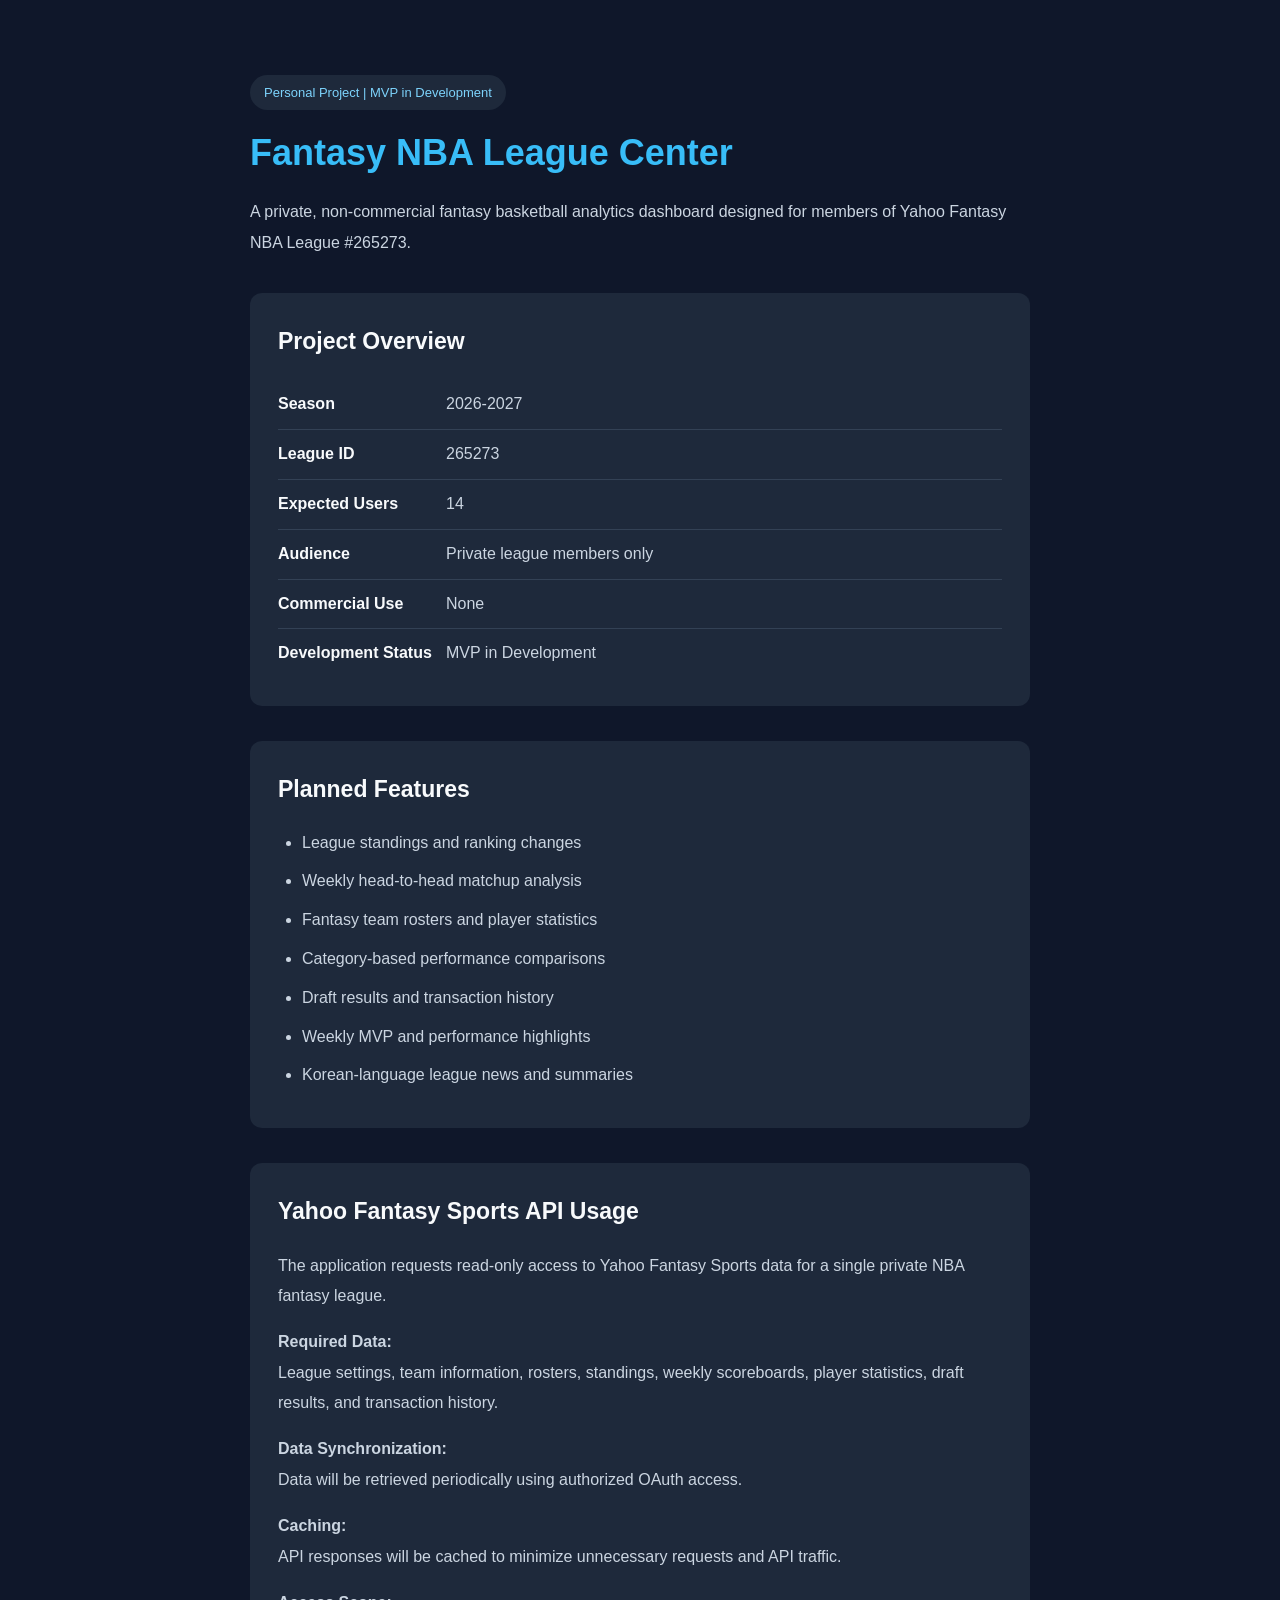
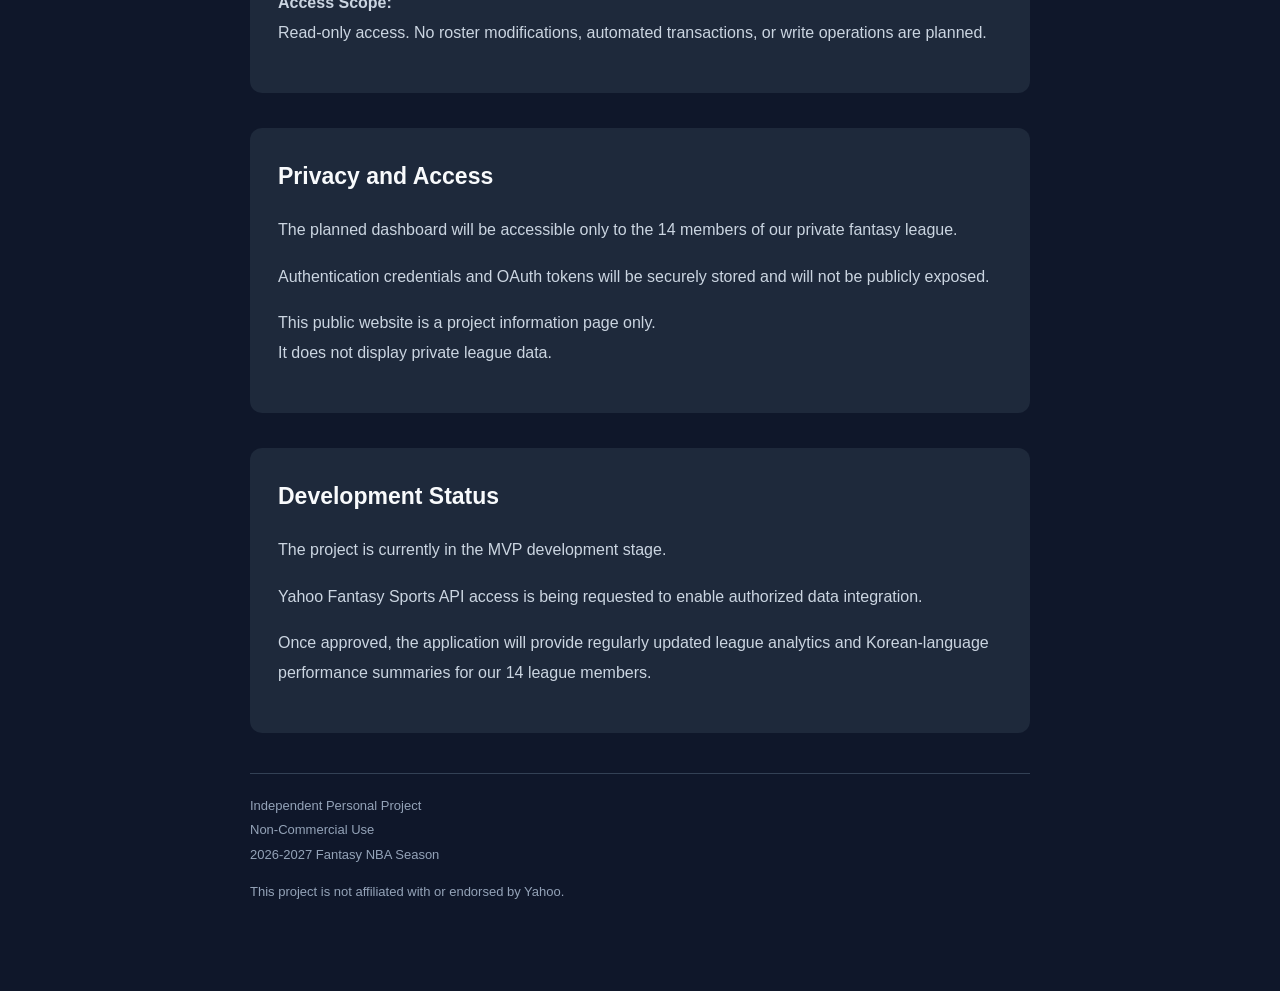
<file: index.html>
<!DOCTYPE html>
<html lang="en">
<head>
  <meta charset="UTF-8">
  <meta name="viewport" content="width=device-width, initial-scale=1.0">
  <title>Fantasy NBA League Center</title>

  <style>
    * {
      box-sizing: border-box;
    }

    body {
      margin: 0;
      font-family: Arial, sans-serif;
      background: #0f172a;
      color: #e2e8f0;
      line-height: 1.8;
    }

    main {
      max-width: 850px;
      margin: 40px auto;
      padding: 35px;
    }

    h1 {
      color: #38bdf8;
      font-size: 36px;
      line-height: 1.3;
      margin: 20px 0;
    }

    h2 {
      color: #f8fafc;
      font-size: 23px;
      margin: 0 0 18px;
    }

    p {
      color: #cbd5e1;
      margin: 0 0 16px;
      line-height: 1.9;
    }

    li {
      color: #cbd5e1;
      margin-bottom: 10px;
    }

    ul {
      padding-left: 24px;
      margin: 15px 0 0;
    }

    section {
      margin-top: 35px;
      padding: 28px;
      background: #1e293b;
      border-radius: 12px;
    }

    .tag {
      display: inline-block;
      padding: 6px 14px;
      background: #1e293b;
      border-radius: 20px;
      color: #7dd3fc;
      font-size: 13px;
    }

    .overview-row {
      display: flex;
      flex-wrap: wrap;
      padding: 10px 0;
      border-bottom: 1px solid #334155;
      gap: 8px;
    }

    .overview-row:last-child {
      border-bottom: none;
    }

    .overview-row strong {
      min-width: 160px;
      color: #f8fafc;
    }

    .overview-row span {
      color: #cbd5e1;
    }

    a {
      color: #38bdf8;
    }

    footer {
      margin-top: 40px;
      padding-top: 20px;
      border-top: 1px solid #334155;
      color: #94a3b8;
      font-size: 13px;
    }

    footer p {
      color: #94a3b8;
      margin-bottom: 12px;
    }

    @media (max-width: 600px) {
      main {
        padding: 20px;
        margin: 15px auto;
      }

      h1 {
        font-size: 28px;
      }

      section {
        padding: 20px;
      }

      .overview-row {
        flex-direction: column;
        gap: 2px;
      }
    }
  </style>
</head>

<body>
  <main>

    <header>
      <span class="tag">
        Personal Project | MVP in Development
      </span>

      <h1>Fantasy NBA League Center</h1>

      <p>
        A private, non-commercial fantasy basketball
        analytics dashboard designed for members of
        Yahoo Fantasy NBA League #265273.
      </p>
    </header>

    <section>
      <h2>Project Overview</h2>

      <div class="overview-row">
        <strong>Season</strong>
        <span>2026-2027</span>
      </div>

      <div class="overview-row">
        <strong>League ID</strong>
        <span>265273</span>
      </div>

      <div class="overview-row">
        <strong>Expected Users</strong>
        <span>14</span>
      </div>

      <div class="overview-row">
        <strong>Audience</strong>
        <span>Private league members only</span>
      </div>

      <div class="overview-row">
        <strong>Commercial Use</strong>
        <span>None</span>
      </div>

      <div class="overview-row">
        <strong>Development Status</strong>
        <span>MVP in Development</span>
      </div>
    </section>

    <section>
      <h2>Planned Features</h2>

      <ul>
        <li>League standings and ranking changes</li>
        <li>Weekly head-to-head matchup analysis</li>
        <li>Fantasy team rosters and player statistics</li>
        <li>Category-based performance comparisons</li>
        <li>Draft results and transaction history</li>
        <li>Weekly MVP and performance highlights</li>
        <li>Korean-language league news and summaries</li>
      </ul>
    </section>

    <section>
      <h2>Yahoo Fantasy Sports API Usage</h2>

      <p>
        The application requests read-only access to
        Yahoo Fantasy Sports data for a single private
        NBA fantasy league.
      </p>

      <p>
        <strong>Required Data:</strong><br>
        League settings, team information, rosters,
        standings, weekly scoreboards, player statistics,
        draft results, and transaction history.
      </p>

      <p>
        <strong>Data Synchronization:</strong><br>
        Data will be retrieved periodically using
        authorized OAuth access.
      </p>

      <p>
        <strong>Caching:</strong><br>
        API responses will be cached to minimize
        unnecessary requests and API traffic.
      </p>

      <p>
        <strong>Access Scope:</strong><br>
        Read-only access. No roster modifications,
        automated transactions, or write operations
        are planned.
      </p>
    </section>

    <section>
      <h2>Privacy and Access</h2>

      <p>
        The planned dashboard will be accessible only
        to the 14 members of our private fantasy league.
      </p>

      <p>
        Authentication credentials and OAuth tokens
        will be securely stored and will not be
        publicly exposed.
      </p>

      <p>
        This public website is a project information
        page only.<br>
        It does not display private league data.
      </p>
    </section>

    <section>
      <h2>Development Status</h2>

      <p>
        The project is currently in the MVP
        development stage.
      </p>

      <p>
        Yahoo Fantasy Sports API access is being
        requested to enable authorized data
        integration.
      </p>

      <p>
        Once approved, the application will provide
        regularly updated league analytics and
        Korean-language performance summaries
        for our 14 league members.
      </p>
    </section>

    <footer>
      <p>
        Independent Personal Project<br>
        Non-Commercial Use<br>
        2026-2027 Fantasy NBA Season
      </p>

      <p>
        This project is not affiliated with or
        endorsed by Yahoo.
      </p>
    </footer>

  </main>
</body>
</html>
</file>
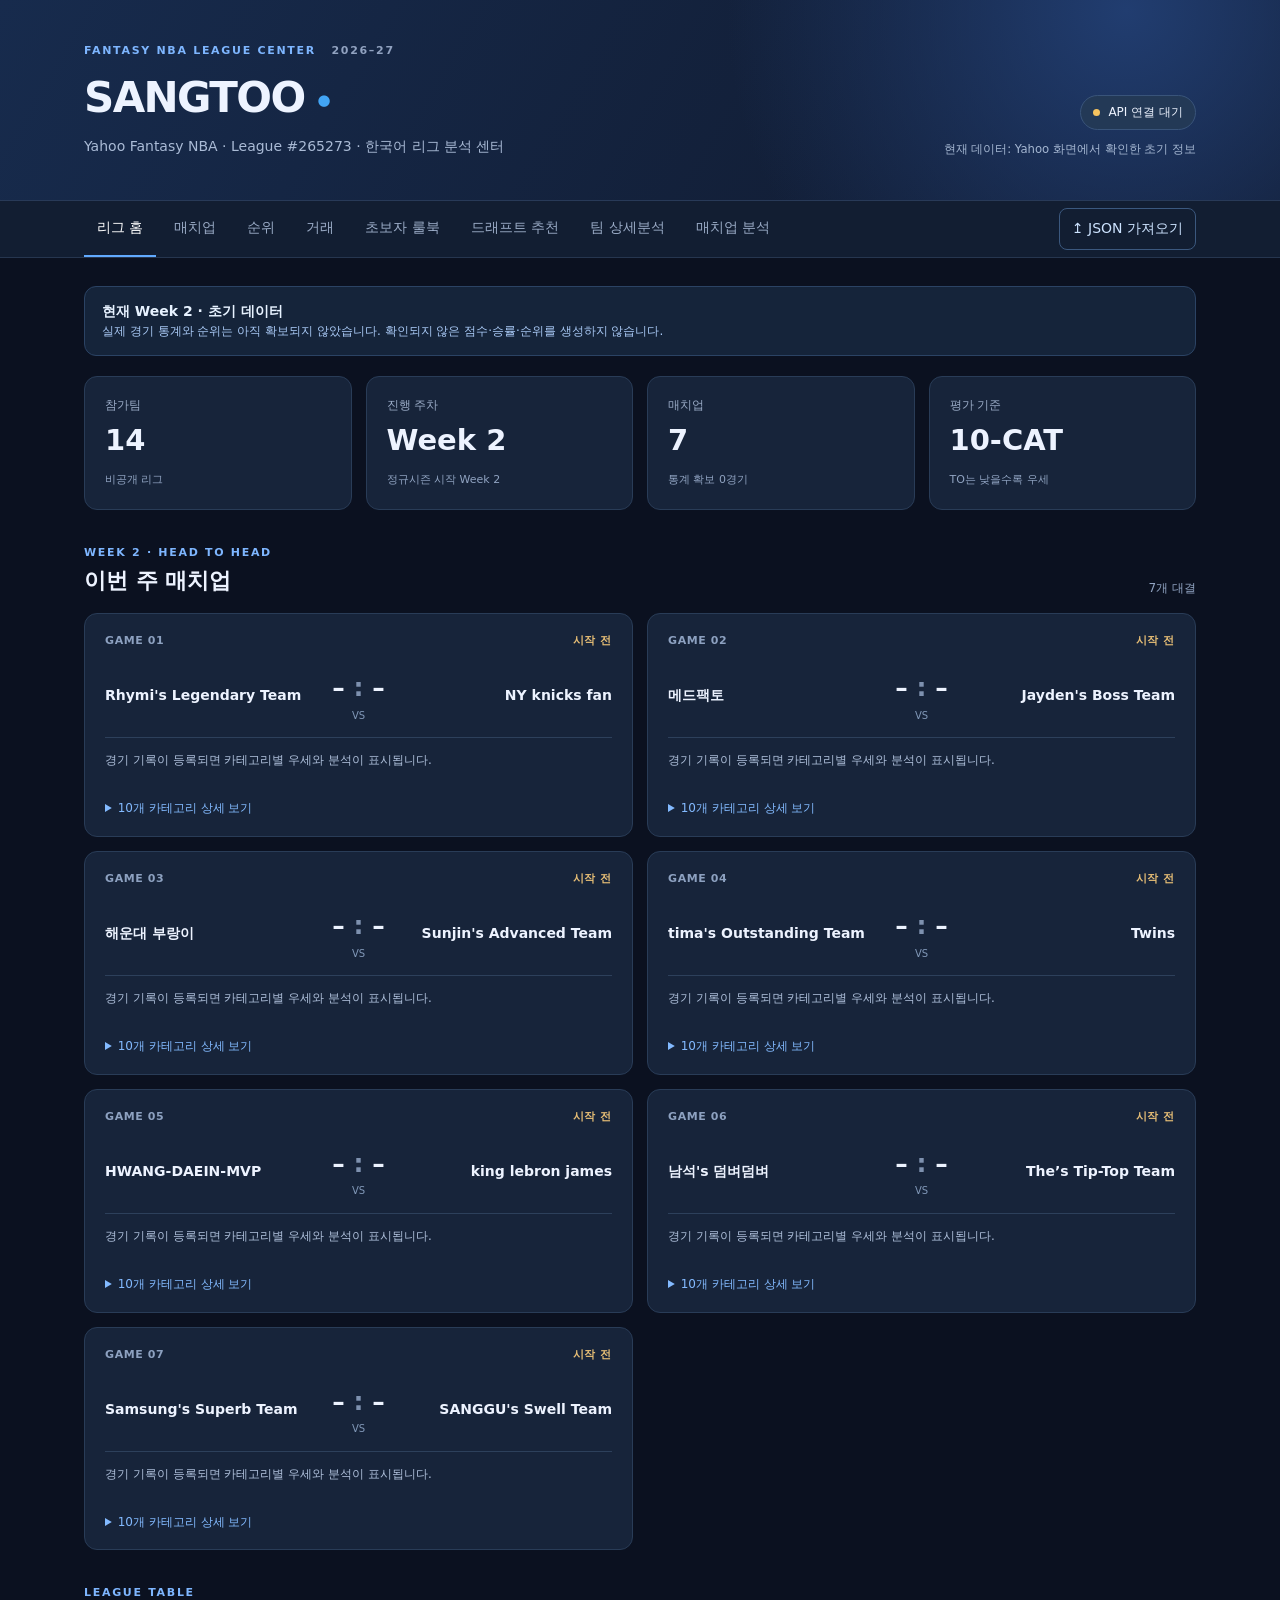
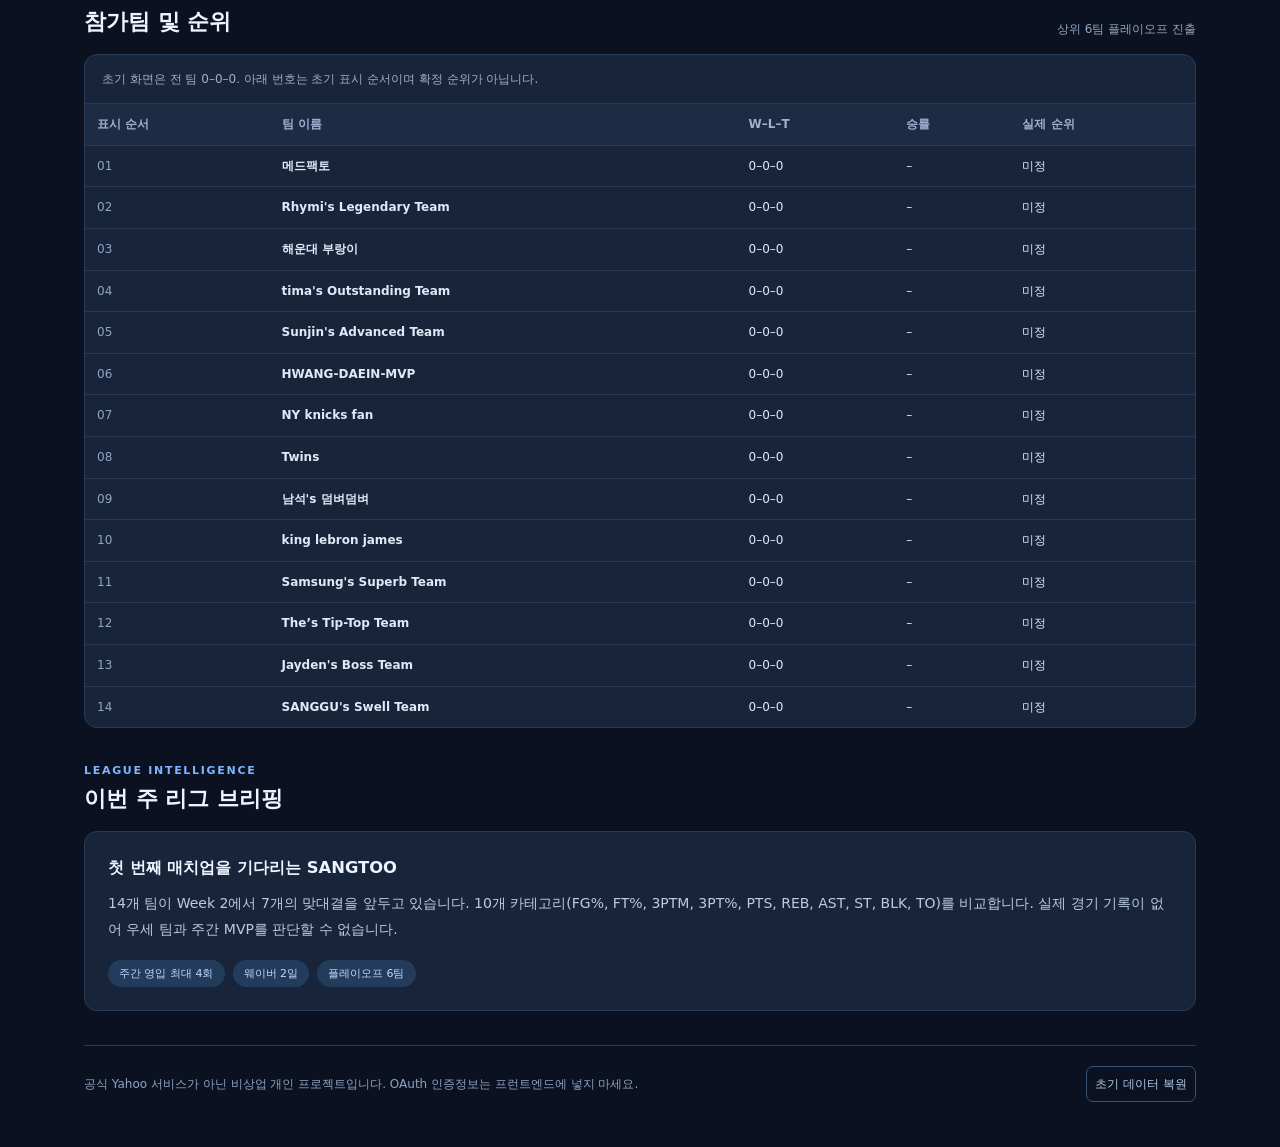
<file: dashboard/index.html>
<!doctype html><html lang="ko"><head><meta charset="utf-8"><meta name="viewport" content="width=device-width,initial-scale=1"><meta name="description" content="SANGTOO Yahoo Fantasy NBA 리그 대시보드"><title>SANGTOO Fantasy NBA Dashboard</title><link rel="stylesheet" href="./style.css"><link rel="stylesheet" href="./extra.css"></head><body><div id="root"></div><script src="./app.js" defer></script><script src="./extra.js" defer></script></body></html>
</file>
<file: dashboard/style.css>
*{box-sizing:border-box}body{margin:0;background:#0b1120;color:#edf3ff;font:14px/1.55 system-ui,-apple-system,"Malgun Gothic",sans-serif}button,input{font:inherit}.shell{max-width:1160px;margin:auto;padding-left:24px;padding-right:24px}.hero{background:radial-gradient(circle at 88% 5%,#213d70 0%,transparent 35%),linear-gradient(120deg,#172b4d,#10192d);border-bottom:1px solid #283a58}.heroInner{padding-top:42px;padding-bottom:42px;display:flex;align-items:end;justify-content:space-between;gap:24px}.kicker,.eyebrow{color:#7eb6ff;font-size:11px;letter-spacing:1.7px;font-weight:800}.season{color:#91a2c0;margin-left:10px}h1{font-size:42px;letter-spacing:-1.6px;margin:6px 0}.headingDot{color:#42a5f5;font-size:15px;vertical-align:middle}.hero p{color:#aabbd6;margin:0}.heroAside{text-align:right;display:flex;flex-direction:column;gap:10px}.heroAside small{color:#a5b7d2}.pill{display:inline-flex;align-items:center;gap:8px;background:#233956;border:1px solid #39547a;border-radius:99px;padding:7px 12px;align-self:end;font-size:12px}.dot{height:7px;width:7px;background:#f6c35f;border-radius:50%}.topbar{background:#121e32;border-bottom:1px solid #26364f}.topInner{display:flex;align-items:center;justify-content:space-between;gap:16px}nav{display:flex;gap:5px;overflow:auto}nav button{border:0;color:#9aabc6;background:transparent;padding:16px 13px;display:flex;gap:8px;align-items:center;white-space:nowrap;cursor:pointer;border-bottom:2px solid transparent}nav button.active{color:white;border-color:#61aaff}.upload{display:flex;gap:8px;align-items:center;cursor:pointer;border:1px solid #3b587e;border-radius:8px;padding:9px 12px;color:#cde3ff;white-space:nowrap}.upload input{display:none}main.shell{padding-top:28px;padding-bottom:45px}.notice{display:flex;align-items:flex-start;gap:12px;background:#15243a;border:1px solid #2b4364;border-radius:12px;padding:14px 17px;color:#a9c9f5}.notice b{display:block;color:#e7f2ff}.notice span{display:block;font-size:12px}.error{padding:12px;background:#5c2531;margin-top:12px;border-radius:8px}.metrics{display:grid;grid-template-columns:repeat(4,1fr);gap:14px;margin-top:20px}.metrics>div,.panel,.matchCard,.briefPanel{background:#17243a;border:1px solid #293c57;border-radius:13px}.metrics>div{padding:19px 20px}.metrics span{display:block;color:#9aabc6;font-size:12px}.metrics strong{display:block;font-size:29px;line-height:1.3;margin:8px 0}.metrics small,.subtle,.muted,.faint{color:#91a4c2}.metrics small{font-size:11px}section{margin-top:34px}.sectionHead{display:flex;justify-content:space-between;align-items:end;gap:10px;margin-bottom:15px}h2{margin:3px 0 0;font-size:22px}.subtle{font-size:12px}.matchGrid{display:grid;grid-template-columns:repeat(2,minmax(0,1fr));gap:14px}.matchCard{padding:18px 20px}.cardTop{display:flex;justify-content:space-between;color:#8da1c0;font-size:11px;font-weight:700;letter-spacing:.6px}.state{color:#e8bf76}.state.started{color:#70d5b3}.versus{display:grid;grid-template-columns:minmax(0,1fr) 85px minmax(0,1fr);align-items:center;gap:7px;margin:20px 0 14px}.teamName{font-size:14px;font-weight:750;overflow-wrap:anywhere}.teamName.right{text-align:right}.score{text-align:center}.score b{font-size:25px;white-space:nowrap}.score em{font-style:normal;color:#7e91af}.score small{display:block;color:#8299b9;font-size:10px}.matchBrief{border-top:1px solid #2d405b;padding-top:13px;color:#aebfda;font-size:12px;min-height:52px}details{margin-top:10px}summary{color:#83baff;cursor:pointer;font-size:12px}table{border-collapse:collapse;width:100%;text-align:left}th,td{padding:11px 12px;border-bottom:1px solid #2a3a53;font-size:12px}th{background:#1d2c44;color:#9eb1d0;white-space:nowrap}td{color:#e0e9f8}tr:last-child td{border-bottom:0}td small{display:block;color:#8498b8}.winning{color:#7de0b3;font-weight:800}.tableWrap{overflow-x:auto}.panel{overflow:hidden}.tableNote{margin:0;padding:15px 17px;color:#9eafc8;font-size:12px;border-bottom:1px solid #2a3a53}.teamCell{font-weight:700}.briefPanel{padding:23px}.briefPanel h3{margin:0 0 9px}.briefPanel p{margin:0;color:#bccbe1;line-height:1.9}.chips{display:flex;gap:8px;flex-wrap:wrap;margin-top:17px}.chips span{background:#243c5b;color:#bdd8ff;border-radius:50px;padding:5px 11px;font-size:11px}.empty{text-align:center;padding:55px 20px;color:#9fb3d0}.empty svg{color:#78a9e5}.empty h3{color:#edf3ff}.footInfo{display:flex;align-items:center;gap:10px;color:#8ea3c2;font-size:12px;border-top:1px solid #293a54;padding-top:20px}.footInfo button{margin-left:auto;background:none;border:1px solid #385172;border-radius:7px;padding:8px;color:#afc9e8;cursor:pointer}@media(max-width:800px){.heroInner{display:block}.heroAside{text-align:left;margin-top:20px}.pill{align-self:start}.metrics{grid-template-columns:repeat(2,1fr)}.matchGrid{grid-template-columns:1fr}.topInner{flex-wrap:wrap;padding-bottom:10px}.upload{margin-left:12px}}@media(max-width:480px){.shell{padding-left:14px;padding-right:14px}h1{font-size:34px}.metrics>div{padding:14px}.metrics strong{font-size:23px}.versus{grid-template-columns:minmax(0,1fr) 70px minmax(0,1fr)}.score b{font-size:20px}.footInfo{flex-wrap:wrap}.footInfo button{margin-left:0}}
</file>
<file: dashboard/extra.css>
.v3Intro,.v3Panel,.v3Guide{background:#17243a;border:1px solid #304462;border-radius:13px}.v3Intro{padding:17px 20px;color:#c5d8f0;line-height:1.85;margin-bottom:15px}.v3Cards{display:grid;grid-template-columns:repeat(2,minmax(0,1fr));gap:14px}.v3Panel{padding:22px;min-width:0}.v3Panel h3{font-size:17px;margin:8px 0 10px}.v3Panel p,.v3Guide p{color:#b9cae2;line-height:1.85}.v3Guide{padding:0 19px}.v3Guide summary{display:flex;flex-direction:column;gap:5px;padding:17px 0;color:#eef4ff;cursor:pointer;font-size:15px}.v3Guide summary span,.v3Eyebrow{color:#7eb6ff;font-size:11px;font-weight:800;letter-spacing:.6px}.v3Guide p{border-top:1px solid #304462;padding:15px 0 18px;margin:0}.v3Chip{display:inline-block;padding:6px 10px;border-radius:30px;background:#233e61;color:#b5d6ff;font-size:12px}.v3Select,.v3EditorRow input{background:#0e1b2e;border:1px solid #3c5677;border-radius:8px;color:#edf3ff;padding:11px;width:100%;min-width:0}.v3Label{display:block;font-size:13px;color:#b6c8df;margin-bottom:9px}.v3Result{padding:17px;background:#203653;border-radius:9px;margin-top:15px;line-height:1.8}.v3Checklist{display:grid;gap:13px}.v3Checklist label{cursor:pointer;color:#d8e5f5}.v3Checklist input{accent-color:#6caeff}.v3Hint{font-size:12px;color:#91a7c4!important;line-height:1.8}.v3Stats{display:grid;grid-template-columns:repeat(3,minmax(0,1fr));gap:10px;margin:18px 0}.v3Stats>div{background:#203551;border-radius:9px;padding:14px}.v3Stats span{display:block;color:#a9c0dc;font-size:11px}.v3Stats strong{display:block;font-size:15px;overflow-wrap:anywhere;margin-top:7px}.v3Code{white-space:pre-wrap;overflow-wrap:anywhere;background:#0d192a;border:1px solid #344a69;border-radius:9px;padding:16px;color:#c8e0ff;font-size:12px}.v3EditorHead,.v3EditorRow{display:grid;grid-template-columns:1fr 1fr 1fr;gap:10px;align-items:center;padding:10px 0;border-bottom:1px solid #2d405b}.v3EditorHead{margin-top:15px;color:#b6c8e2;font-size:12px;overflow-wrap:anywhere}.v3EditorRow label{font-weight:700}.v3EditorRow small{display:block;font-size:10px;color:#93a9c6;font-weight:400}.v3Actions{display:flex;gap:10px;margin:20px 0}.v3Button{border:0;border-radius:8px;padding:11px 17px;background:#4a96e8;color:white;font-weight:700;cursor:pointer}.v3Button.secondary{background:#2b3e58}.v3Score{font-size:34px;font-weight:850;margin:18px 0}.v3Score span{color:#91a6c3}.v3Score small{font-size:12px;color:#9ab0cc;margin-left:12px;font-weight:400}.v3Panel code{color:#9fceff}#v3Content{padding-bottom:8px}@media(max-width:700px){.v3Cards{grid-template-columns:1fr}.v3Panel{padding:16px}.v3Stats{grid-template-columns:1fr}.v3EditorRow,.v3EditorHead{grid-template-columns:90px minmax(0,1fr) minmax(0,1fr);gap:6px}.v3EditorRow input{padding:9px 5px;font-size:12px}.v3EditorRow label{font-size:12px}.v3Score small{display:block;margin-left:0}}
</file>
